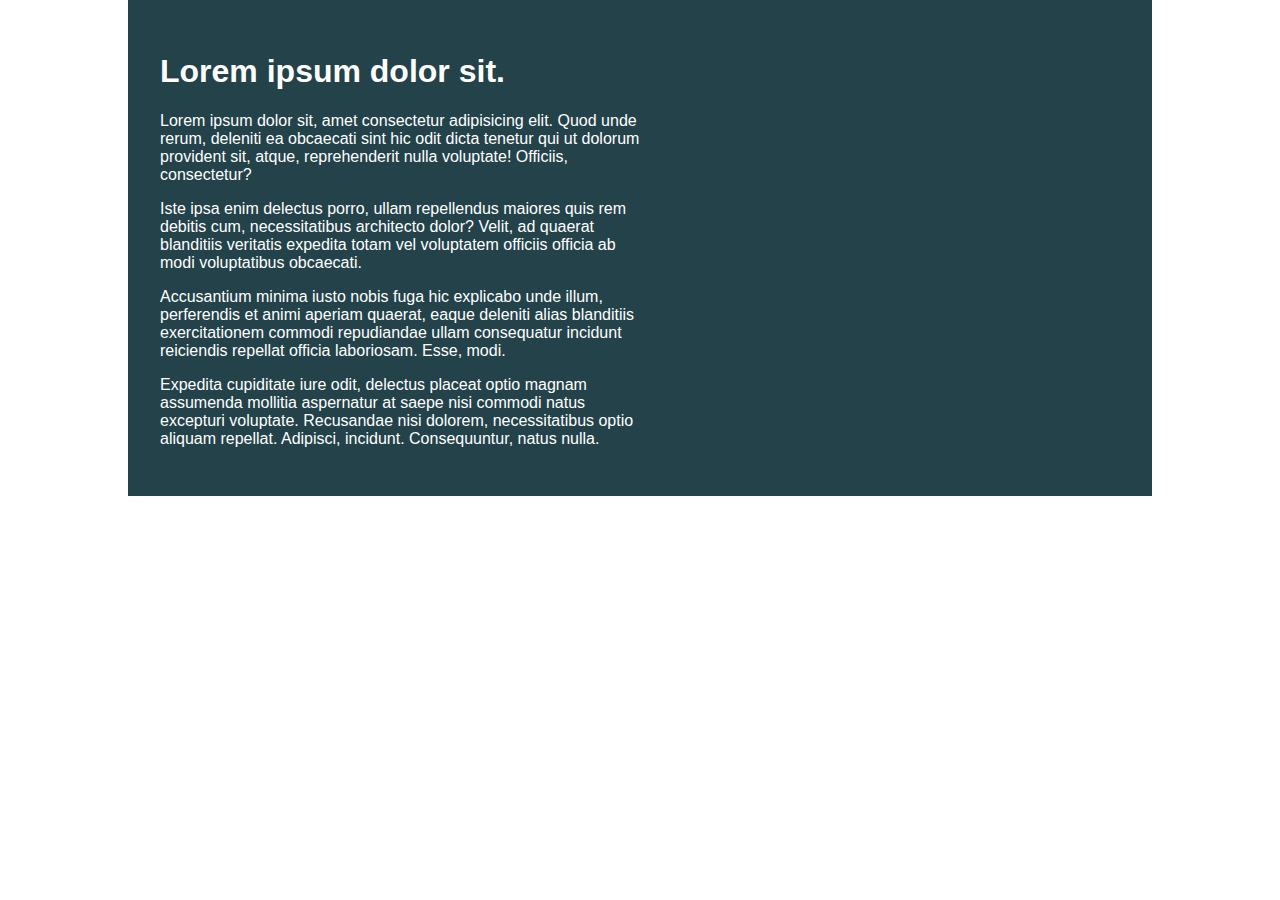
<file: exercise_1/index.html>
<!DOCTYPE html>
<html lang="en">

<head>
	<meta charset="UTF-8">
	<meta name="viewport" content="width=device-width, initial-scale=1.0">
	<title>Exercise 01</title>
	<link rel="stylesheet" href="style.css">
</head>

<body>
	<div class="container">
		<div class="intro-content">
			<h1>Lorem ipsum dolor sit.</h1>
			<p>Lorem ipsum dolor sit, amet consectetur adipisicing elit. Quod unde rerum, deleniti ea obcaecati sint hic
			odit dicta tenetur qui ut dolorum provident sit, atque, reprehenderit nulla voluptate! Officiis,
			consectetur?
			</p>
			<p>Iste ipsa enim delectus porro, ullam repellendus maiores quis rem debitis cum, necessitatibus architecto
			dolor? Velit, ad quaerat blanditiis veritatis expedita totam vel voluptatem officiis officia ab modi
			voluptatibus obcaecati.
			</p>
			<p>Accusantium minima iusto nobis fuga hic explicabo unde illum, perferendis et animi aperiam quaerat, eaque
			deleniti alias blanditiis exercitationem commodi repudiandae ullam consequatur incidunt reiciendis
			repellat officia laboriosam. Esse, modi.
			</p>
			<p>Expedita cupiditate iure odit, delectus placeat optio magnam assumenda mollitia aspernatur at saepe nisi
			commodi natus excepturi voluptate. Recusandae nisi dolorem, necessitatibus optio aliquam repellat.
			Adipisci, incidunt. Consequuntur, natus nulla.
			</p>
		</div>
	</div>
</body>

</html>
</file>
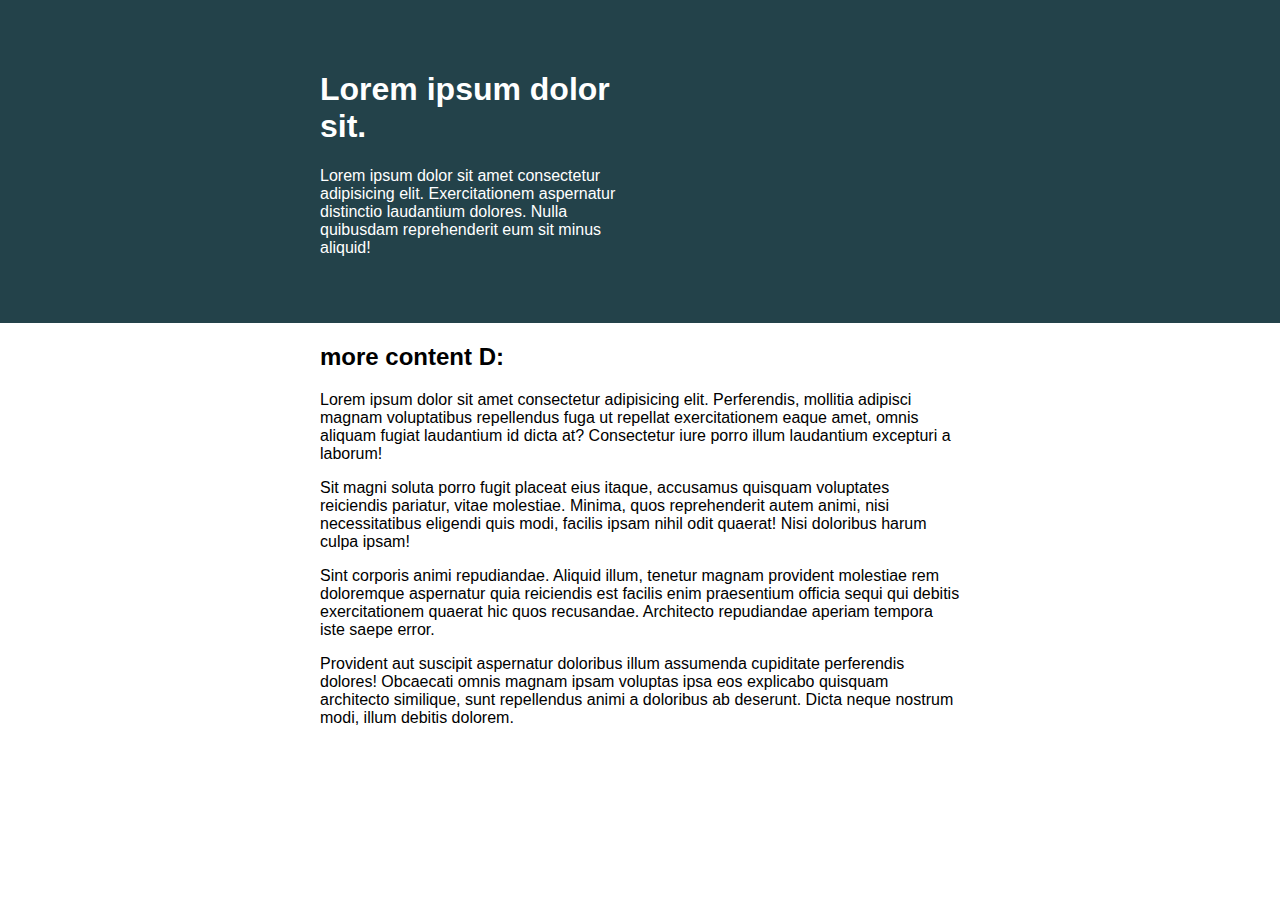
<file: exercise_2/index.html>
<!DOCTYPE html>
<html lang="en">
  <head>
    <meta charset="UTF-8" />
    <meta name="viewport" content="width=device-width, initial-scale=1.0" />
    <title>Exercise 2</title>

    <link rel="stylesheet" href="style.css" />
  </head>
  <body>
		<div class="container">
			<div class="intro-container">
				<div class="intro-content">
					<h1>Lorem ipsum dolor sit.</h1>
					<p>
						Lorem ipsum dolor sit amet consectetur adipisicing elit.
						Exercitationem aspernatur distinctio laudantium dolores. Nulla
						quibusdam reprehenderit eum sit minus aliquid!
					</p>
				</div>
			</div>
		</div>

		<div class="content-container">
			<h2>more content D:</h2>
			<p>
				Lorem ipsum dolor sit amet consectetur adipisicing elit. Perferendis,
				mollitia adipisci magnam voluptatibus repellendus fuga ut repellat
				exercitationem eaque amet, omnis aliquam fugiat laudantium id dicta at?
				Consectetur iure porro illum laudantium excepturi a laborum!
			</p>
			<p>
				Sit magni soluta porro fugit placeat eius itaque, accusamus quisquam
				voluptates reiciendis pariatur, vitae molestiae. Minima, quos
				reprehenderit autem animi, nisi necessitatibus eligendi quis modi, facilis
				ipsam nihil odit quaerat! Nisi doloribus harum culpa ipsam!
			</p>
			<p>
				Sint corporis animi repudiandae. Aliquid illum, tenetur magnam provident
				molestiae rem doloremque aspernatur quia reiciendis est facilis enim
				praesentium officia sequi qui debitis exercitationem quaerat hic quos
				recusandae. Architecto repudiandae aperiam tempora iste saepe error.
			</p>
			<p>
				Provident aut suscipit aspernatur doloribus illum assumenda cupiditate
				perferendis dolores! Obcaecati omnis magnam ipsam voluptas ipsa eos
				explicabo quisquam architecto similique, sunt repellendus animi a
				doloribus ab deserunt. Dicta neque nostrum modi, illum debitis dolorem.
			</p>
		</div>
  </body>
</html>
</file>
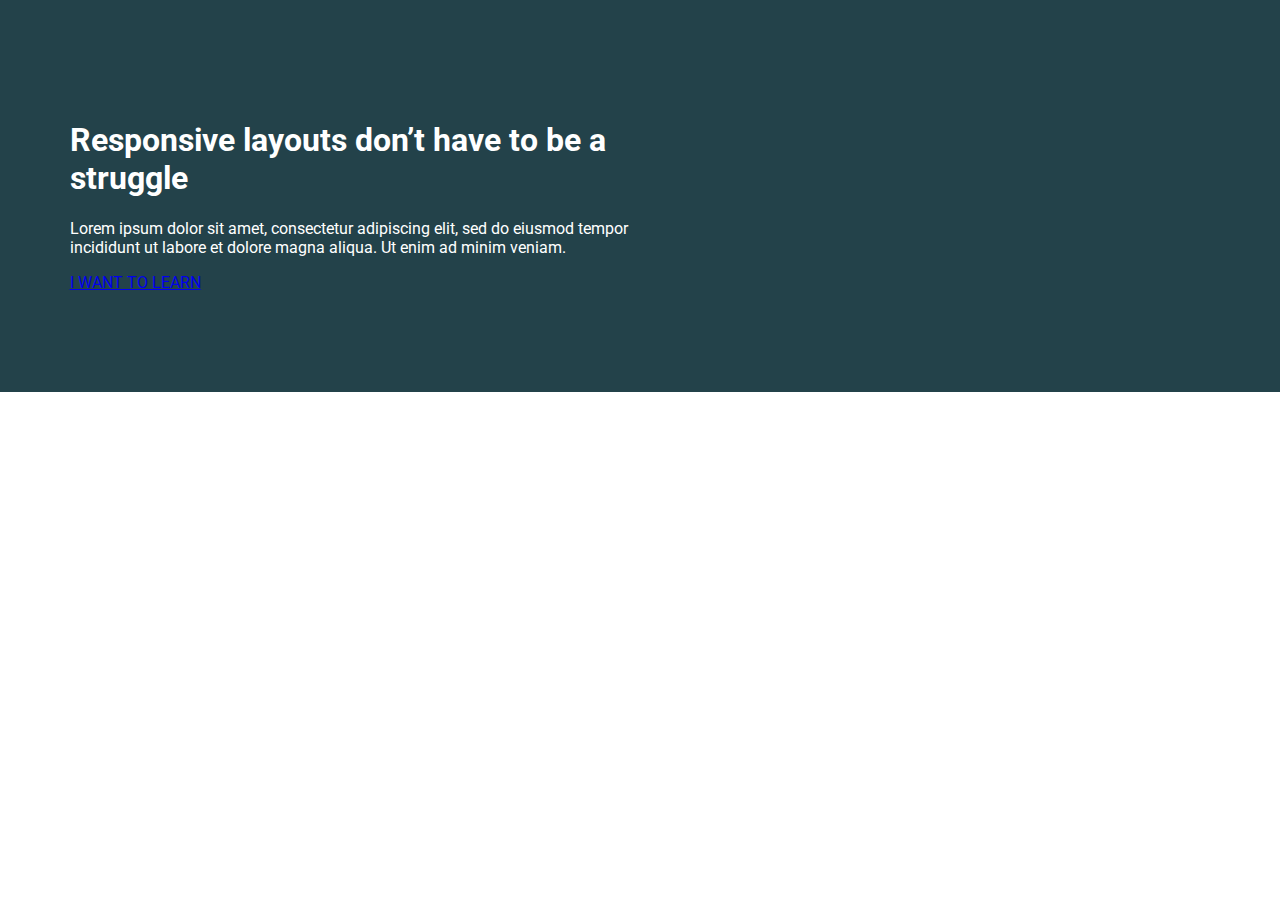
<file: exercise_3/index.html>
<!DOCTYPE html>
<html lang="en">
<head>
  <meta charset="UTF-8">
  <meta name="viewport" content="width=device-width, initial-scale=1.0">
  <link rel="stylesheet" href="./index.css">
  <title>Exercise 03</title>
</head>
<body>
  <div class="container">
    <div class="content">
      <div class="content-text">
        <h1>
          Responsive layouts don’t have to be a struggle
        </h1>
        <p>Lorem ipsum dolor sit amet, consectetur adipiscing elit, sed do eiusmod
          tempor incididunt ut labore et dolore magna aliqua. Ut enim ad minim
          veniam.
        </p>
        <a href="#">I WANT TO LEARN</a>
      </div>
    </div>
  </div>
</body>
</html>
</file>
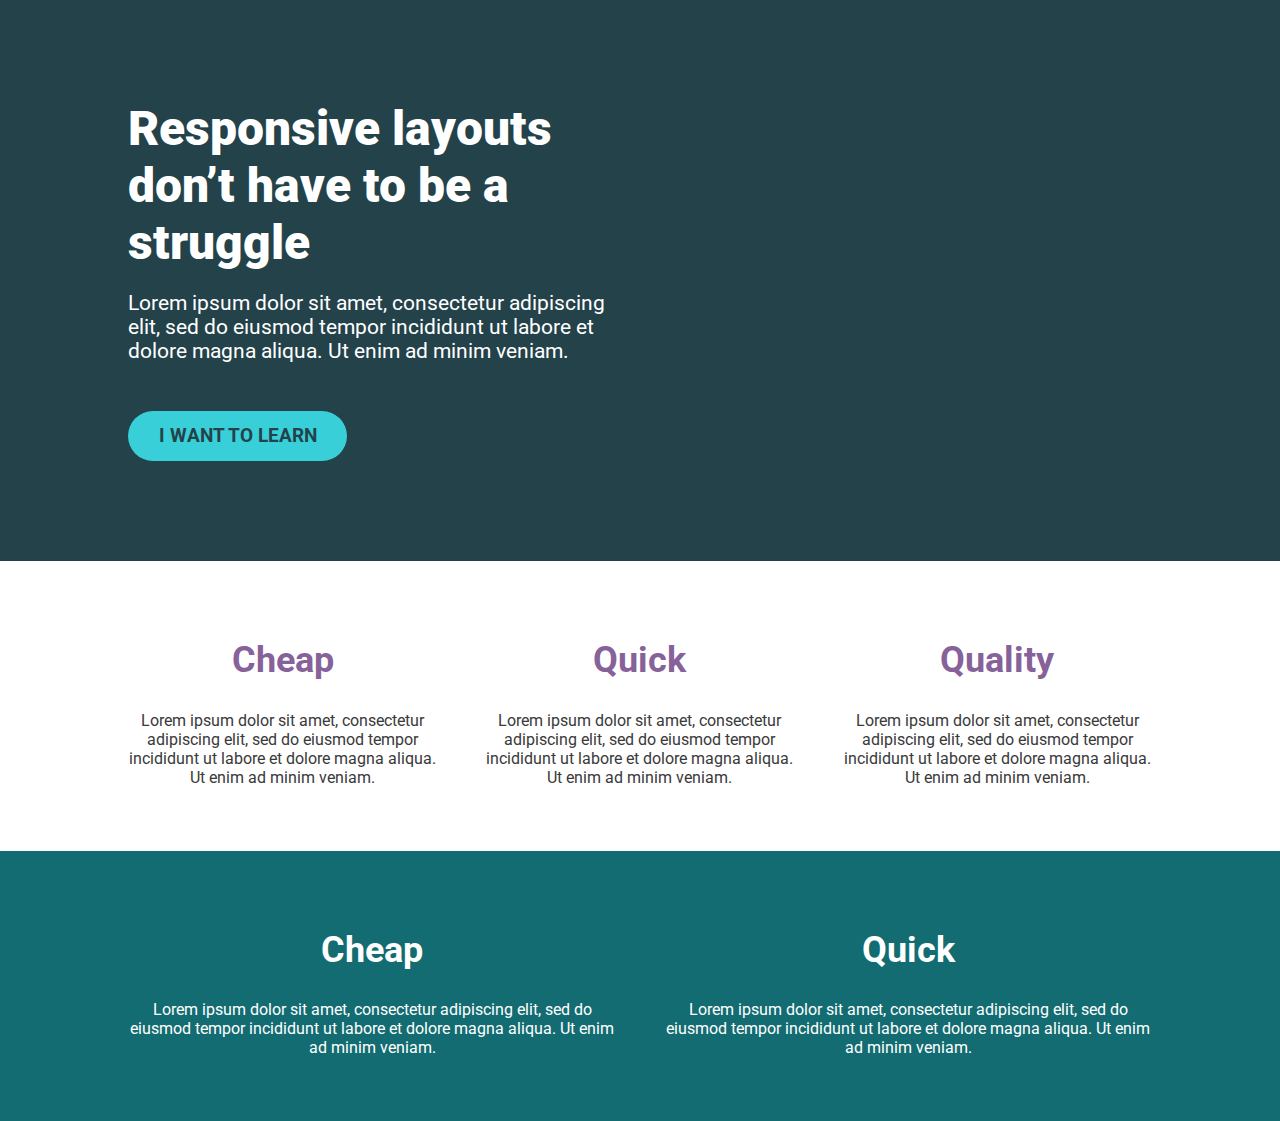
<file: flexbox/exercise_1/index.html>
<!DOCTYPE html>
<html lang="en">
<head>
  <meta charset="UTF-8">
  <meta name="viewport" content="width=device-width, initial-scale=1.0">
  <link rel="stylesheet" href="./index.css">
  <title>Exercise 01</title>
</head>
<body>
  <div class="hero">
    <div class="container">
      <div class="content-text">
        <h1>
          Responsive layouts don’t have to be a struggle
        </h1>
        <p>Lorem ipsum dolor sit amet, consectetur adipiscing elit, sed do eiusmod
          tempor incididunt ut labore et dolore magna aliqua. Ut enim ad minim
          veniam.
        </p>
        <a href="#">I WANT TO LEARN</a>
      </div>
    </div>
  </div>

  <section class="three-col">
    <div class="container">
      <div class="row">
        <div class="col">
          <h2>Cheap</h2>
          <p>
            Lorem ipsum dolor sit amet, consectetur
            adipiscing elit, sed do eiusmod tempor
            incididunt ut labore et dolore magna
            aliqua. Ut enim ad minim veniam.
          </p>
        </div>
        <div class="col">
          <h2>Quick</h2>
          <p>
            Lorem ipsum dolor sit amet, consectetur
            adipiscing elit, sed do eiusmod tempor
            incididunt ut labore et dolore magna
            aliqua. Ut enim ad minim veniam.
          </p>
        </div>
        <div class="col">
          <h2>Quality</h2>
          <p>
            Lorem ipsum dolor sit amet, consectetur
            adipiscing elit, sed do eiusmod tempor
            incididunt ut labore et dolore magna
            aliqua. Ut enim ad minim veniam.
          </p>
        </div>
      </div>
    </div>
  </section>
  
  <section class="two-col">
    <div class="container">
      <div class="row">
        <div class="col">
          <h2>Cheap</h2>
          <p>
            Lorem ipsum dolor sit amet, consectetur
            adipiscing elit, sed do eiusmod tempor
            incididunt ut labore et dolore magna
            aliqua. Ut enim ad minim veniam.
          </p>
        </div>
        <div class="col">
          <h2>Quick</h2>
          <p>
            Lorem ipsum dolor sit amet, consectetur
            adipiscing elit, sed do eiusmod tempor
            incididunt ut labore et dolore magna
            aliqua. Ut enim ad minim veniam.
          </p>
        </div>
      </div>
    </div>
  </section>
</body>
</html>
</file>
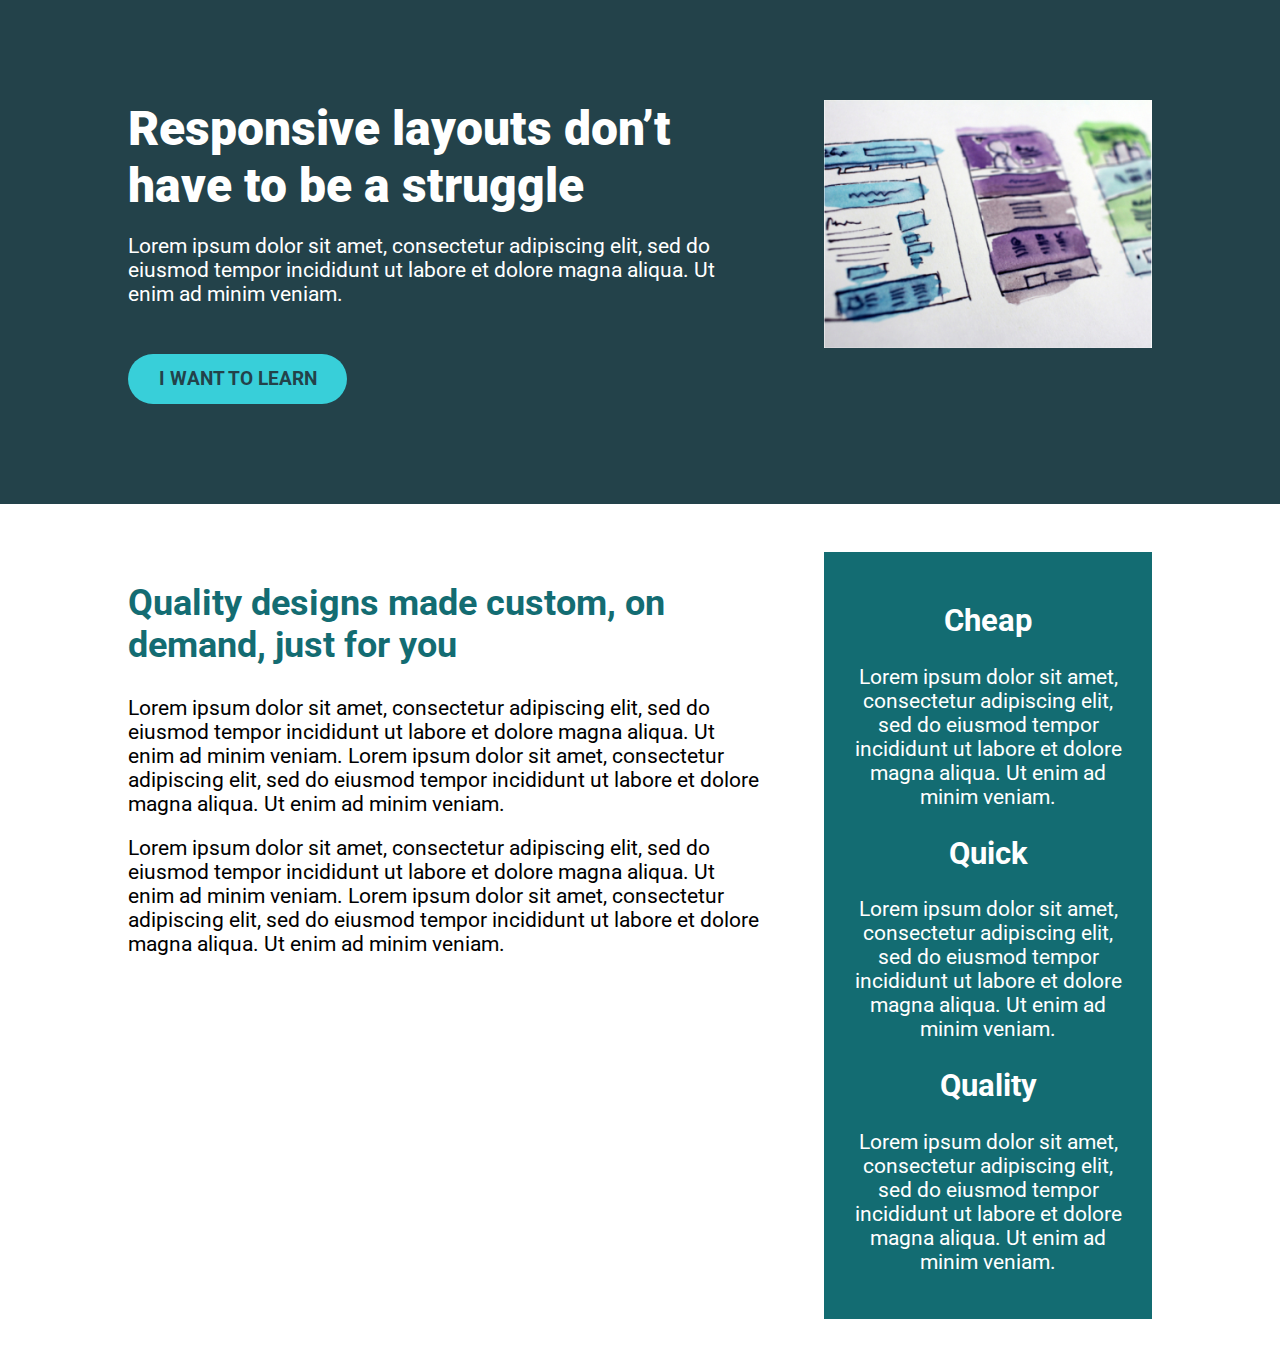
<file: flexbox/exercise_2/index.html>
<!DOCTYPE html>
<html lang="en">
<head>
  <meta charset="UTF-8">
  <meta name="viewport" content="width=device-width, initial-scale=1.0">
  <link rel="stylesheet" href="./index.css">
  <title>Exercise 02</title>
</head>
<body>
  <header class="hero">
    <div class="container flex-row">
      <div class="hero-text">
        <h1>
          Responsive layouts don’t have to be a struggle
        </h1>
        <p>Lorem ipsum dolor sit amet, consectetur adipiscing elit, sed do eiusmod
          tempor incididunt ut labore et dolore magna aliqua. Ut enim ad minim
          veniam.
        </p>
        <a href="#">I WANT TO LEARN</a>
      </div>
      <div class="hero-img">
        <img src="./hero-img.jpg" alt="Website layouts">
      </div>
    </div>
  </header>

  <main class="main">
    <div class="container flex-row">
      <section class="primary-content">
        <h2>
          Quality designs made custom, on demand, just for you
        </h2>
        <p>
          Lorem ipsum dolor sit amet, consectetur adipiscing elit, 
          sed do eiusmod tempor incididunt ut labore et dolore magna 
          aliqua. Ut enim ad minim veniam. Lorem ipsum dolor sit amet, 
          consectetur adipiscing elit, sed do eiusmod tempor incididunt 
          ut labore et dolore magna aliqua. Ut enim ad minim veniam.
        </p>
        <p>
          Lorem ipsum dolor sit amet, consectetur adipiscing elit, 
          sed do eiusmod tempor incididunt ut labore et dolore magna 
          aliqua. Ut enim ad minim veniam. Lorem ipsum dolor sit amet, 
          consectetur adipiscing elit, sed do eiusmod tempor incididunt 
          ut labore et dolore magna aliqua. Ut enim ad minim veniam.
        </p>
      </section>
      <aside class="sidebar">
        <div class="sidebar-item">
          <h2>Cheap</h2>
          <p>
            Lorem ipsum dolor sit amet, consectetur adipiscing elit, 
            sed do eiusmod tempor incididunt ut labore et dolore magna 
            aliqua. Ut enim ad minim veniam.
          </p>
        </div>
        <div class="sidebar-item">
          <h2>Quick</h2>
          <p>
            Lorem ipsum dolor sit amet, consectetur adipiscing elit, 
            sed do eiusmod tempor incididunt ut labore et dolore magna 
            aliqua. Ut enim ad minim veniam.
          </p>
        </div>
        <div class="sidebar-item">
          <h2>Quality</h2>
          <p>
            Lorem ipsum dolor sit amet, consectetur adipiscing elit, 
            sed do eiusmod tempor incididunt ut labore et dolore magna 
            aliqua. Ut enim ad minim veniam.
          </p>
        </div>
      </aside>
    </div>
  </main>
</body>
</html>
</file>
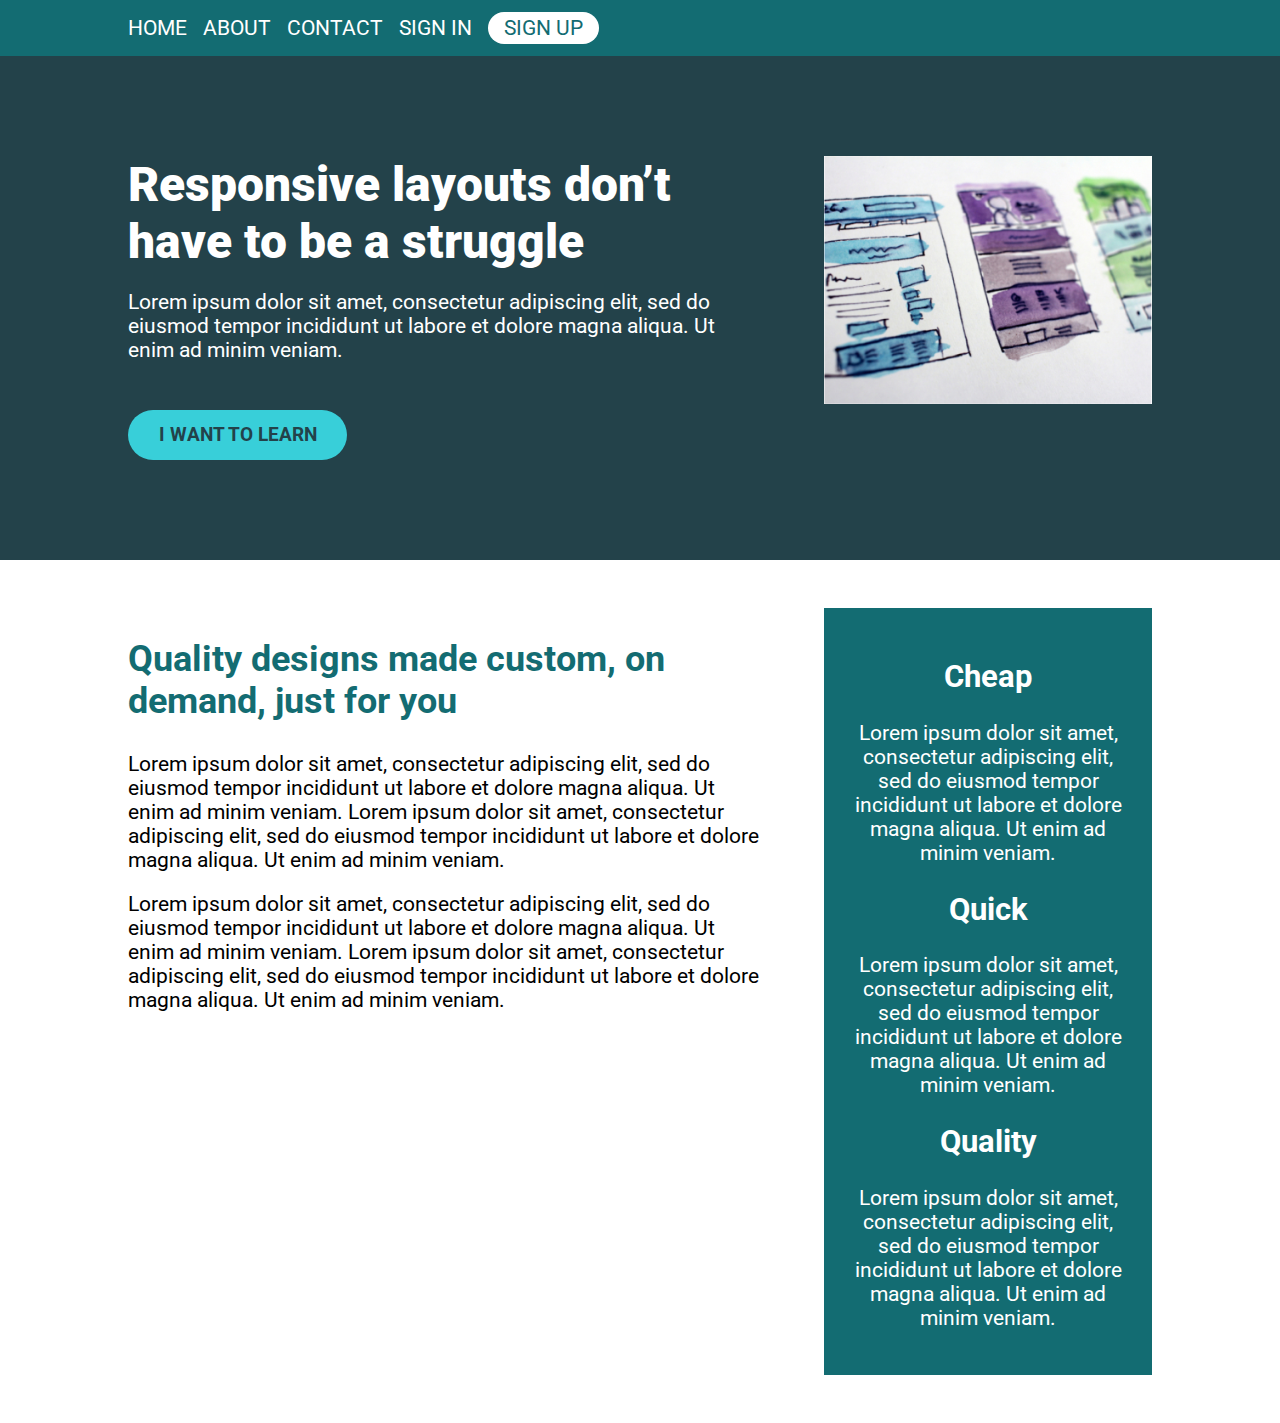
<file: flexbox/exercise_3.5/index.html>
<!DOCTYPE html>
<html lang="en">
<head>
  <meta charset="UTF-8">
  <meta name="viewport" content="width=device-width, initial-scale=1.0">
  <link rel="stylesheet" href="./index.css">
  <title>Exercise 03</title>
</head>
<body>
  <header class="header">
    <div class="container">
      <nav class="nav">
        <ul class="nav-list">
          <li class="nav-item"><a href="#" class="nav-link">Home</a></li>
          <li class="nav-item"><a href="#" class="nav-link">About</a></li>
          <li class="nav-item"><a href="#" class="nav-link">Contact</a></li>
          <li class="nav-item"><a href="#" class="nav-link">Sign In</a></li>
          <li class="nav-item"><a href="#" class="nav-link nav-link-button">Sign Up</a></li>
        </ul>
      </nav>
    </div>
  </header>

  <section class="hero">
    <div class="container flex-row">
      <div class="hero-text">
        <h1>
          Responsive layouts don’t have to be a struggle
        </h1>
        <p>Lorem ipsum dolor sit amet, consectetur adipiscing elit, sed do eiusmod
          tempor incididunt ut labore et dolore magna aliqua. Ut enim ad minim
          veniam.
        </p>
        <a href="#">I WANT TO LEARN</a>
      </div>
      <div class="hero-img">
        <img src="./hero-img.jpg" alt="Website layouts">
      </div>
    </div>

  </section>

  <main class="main">
    <div class="container flex-row">
      <section class="primary-content">
        <h2>
          Quality designs made custom, on demand, just for you
        </h2>
        <p>
          Lorem ipsum dolor sit amet, consectetur adipiscing elit, 
          sed do eiusmod tempor incididunt ut labore et dolore magna 
          aliqua. Ut enim ad minim veniam. Lorem ipsum dolor sit amet, 
          consectetur adipiscing elit, sed do eiusmod tempor incididunt 
          ut labore et dolore magna aliqua. Ut enim ad minim veniam.
        </p>
        <p>
          Lorem ipsum dolor sit amet, consectetur adipiscing elit, 
          sed do eiusmod tempor incididunt ut labore et dolore magna 
          aliqua. Ut enim ad minim veniam. Lorem ipsum dolor sit amet, 
          consectetur adipiscing elit, sed do eiusmod tempor incididunt 
          ut labore et dolore magna aliqua. Ut enim ad minim veniam.
        </p>
      </section>
      <aside class="sidebar">
        <div class="sidebar-item">
          <h2>Cheap</h2>
          <p>
            Lorem ipsum dolor sit amet, consectetur adipiscing elit, 
            sed do eiusmod tempor incididunt ut labore et dolore magna 
            aliqua. Ut enim ad minim veniam.
          </p>
        </div>
        <div class="sidebar-item">
          <h2>Quick</h2>
          <p>
            Lorem ipsum dolor sit amet, consectetur adipiscing elit, 
            sed do eiusmod tempor incididunt ut labore et dolore magna 
            aliqua. Ut enim ad minim veniam.
          </p>
        </div>
        <div class="sidebar-item">
          <h2>Quality</h2>
          <p>
            Lorem ipsum dolor sit amet, consectetur adipiscing elit, 
            sed do eiusmod tempor incididunt ut labore et dolore magna 
            aliqua. Ut enim ad minim veniam.
          </p>
        </div>
      </aside>
    </div>
  </main>
</body>
</html>
</file>
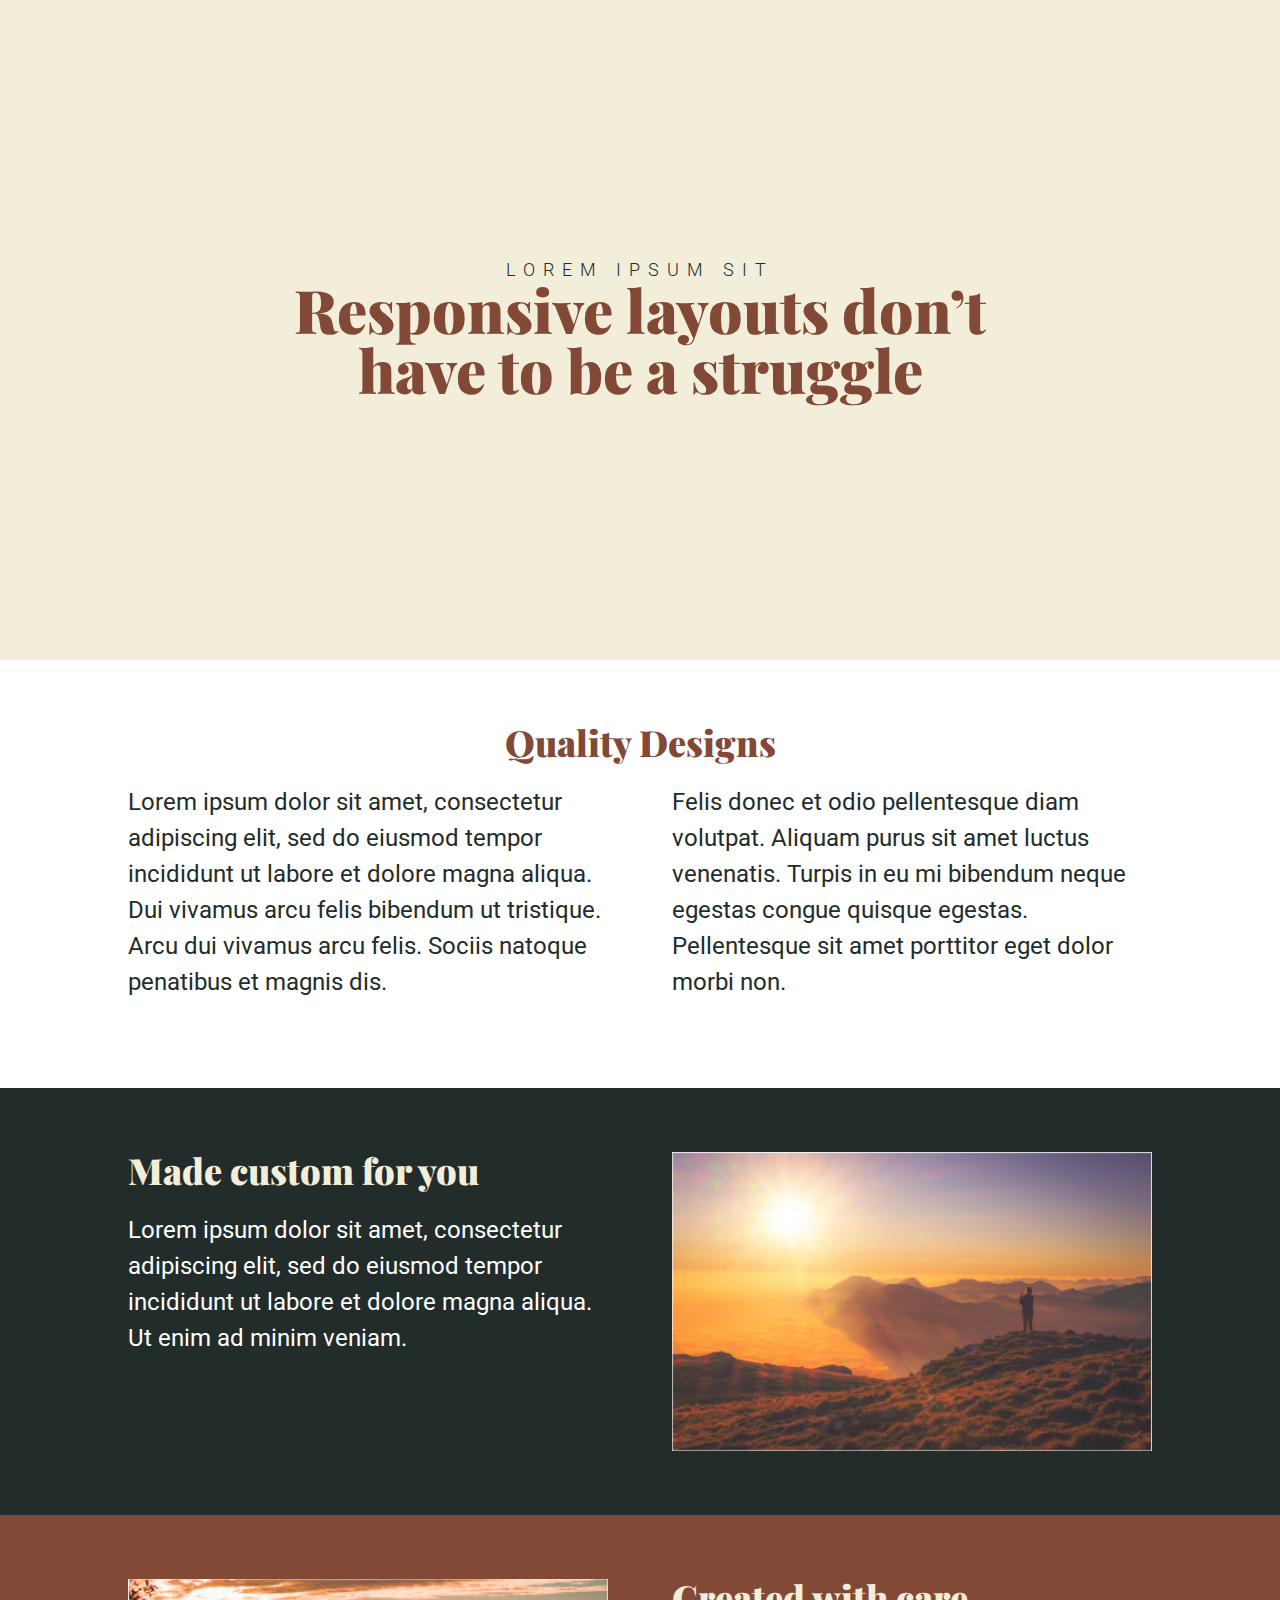
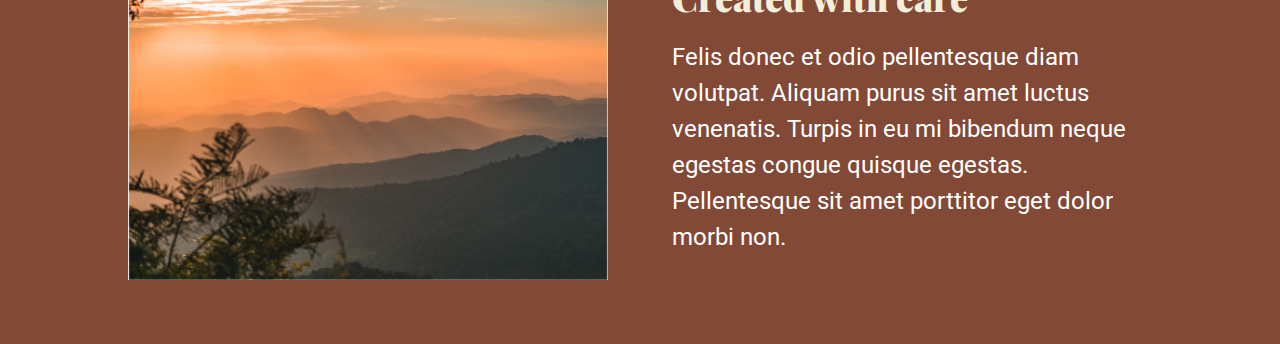
<file: flexbox/exercise_4.5/index.html>
<!DOCTYPE html>
<html lang="en">
<head>
  <meta charset="UTF-8">
  <meta name="viewport" content="width=device-width, initial-scale=1.0">
  <link rel="stylesheet" href="index.css">
  <title>Exercise 04.05</title>
</head>
<body>
  <section class="hero">
    <div class="hero-container">
      <div class="hero-text">
        <h2>lorem ipsum sit</h2>
        <h1>Responsive layouts don’t</br> have to be a struggle</h1>
      </div>
    </div>
  </section>

  <section class="designs">
    <div class="container">
      <h3>Quality Designs</h3>
      <div class="flex-row">
        <div class="designs-item">
          <p>
            Lorem ipsum dolor sit amet, consectetur adipiscing elit,
            sed do eiusmod tempor incididunt ut labore et dolore
            magna aliqua. Dui vivamus arcu felis bibendum ut
            tristique. Arcu dui vivamus arcu felis. Sociis natoque
            penatibus et magnis dis.
          </p>
        </div>
        <div class="designs-item">
          <p>
            Felis donec et odio pellentesque diam volutpat. Aliquam
            purus sit amet luctus venenatis. Turpis in eu mi
            bibendum neque egestas congue quisque egestas.
            Pellentesque sit amet porttitor eget dolor morbi non.
          </p>
        </div>
      </div>
    </div>
  </section>

  <section class="product product-first">
    <div class="container">
      <div class="flex-row">
        <div class="product-text">
          <h3>Made custom for you</h3>
          <p>
            Lorem ipsum dolor sit amet, consectetur adipiscing elit,
            sed do eiusmod tempor incididunt ut labore et dolore
            magna aliqua. Ut enim ad minim veniam.
          </p>
        </div>
        <div class="product-img">
          <img src="image-01.jpg" alt="">
        </div>
      </div>
    </div>
  </section>

  <section class="product product-second">
    <div class="container">
      <div class="flex-row">
        <div class="product-img">
          <img src="image-02.jpg" alt="">
        </div>
        <div class="product-text">
          <h3>Created with care</h3>
          <p>
            Felis donec et odio pellentesque diam volutpat. Aliquam
            purus sit amet luctus venenatis. Turpis in eu mi
            bibendum neque egestas congue quisque egestas.
            Pellentesque sit amet porttitor eget dolor morbi non.
          </p>
        </div>
      </div>
    </div>
  </section>
</body>
</html>
</file>
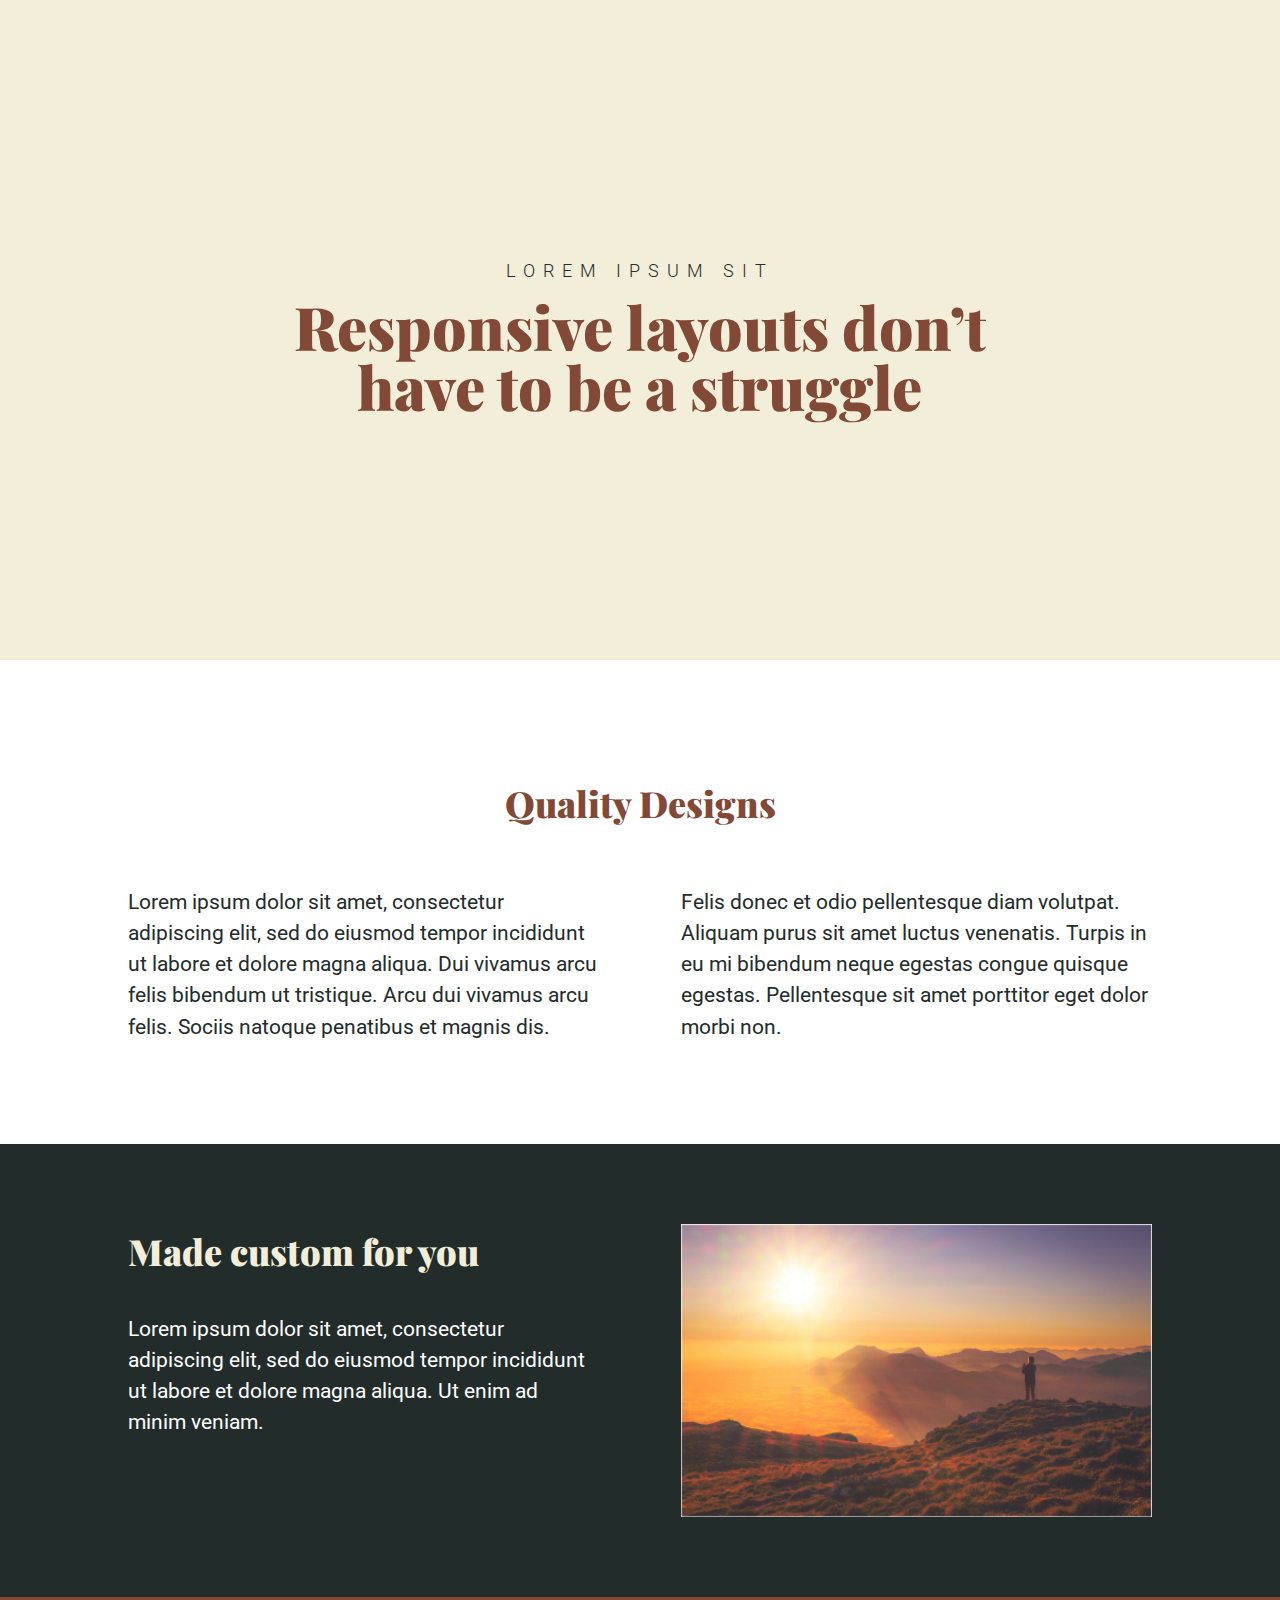
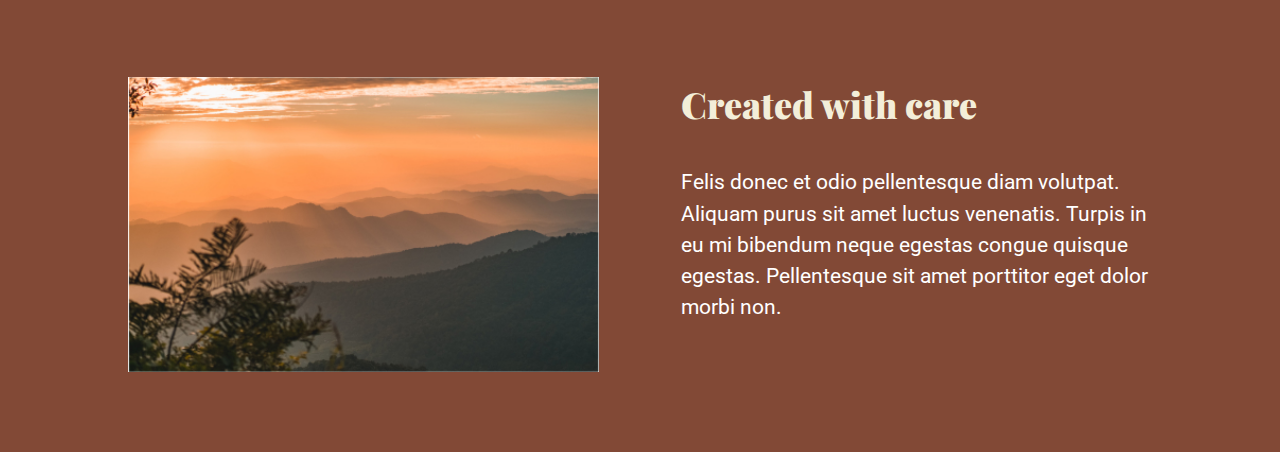
<file: flexbox/exercise_4/index.html>
<!DOCTYPE html>
<html lang="en">
<head>
  <meta charset="UTF-8">
  <meta name="viewport" content="width=device-width, initial-scale=1.0">
  <link rel="stylesheet" href="index.css">
  <title>Exercise 04</title>
</head>
<body>
  <section class="hero">
    <div class="container">
      <div class="hero-text">
        <h1>lorem ipsum sit</h1>
        <h2>Responsive layouts don’t have to be a struggle</h2>
      </div>
    </div>
  </section>

  <section class="designs">
    <div class="container">
      <h3>Quality Designs</h3>
      <div class="flex-row">
        <div class="designs-item">
          <p>
            Lorem ipsum dolor sit amet, consectetur adipiscing elit,
            sed do eiusmod tempor incididunt ut labore et dolore
            magna aliqua. Dui vivamus arcu felis bibendum ut
            tristique. Arcu dui vivamus arcu felis. Sociis natoque
            penatibus et magnis dis.
          </p>
        </div>
        <div class="designs-item">
          <p>
            Felis donec et odio pellentesque diam volutpat. Aliquam
            purus sit amet luctus venenatis. Turpis in eu mi
            bibendum neque egestas congue quisque egestas.
            Pellentesque sit amet porttitor eget dolor morbi non.
          </p>
        </div>
      </div>
    </div>
  </section>

  <section class="product product-first">
    <div class="container">
      <div class="flex-row">
        <div class="product-text">
          <h3>Made custom for you</h3>
          <p>
            Lorem ipsum dolor sit amet, consectetur adipiscing elit,
            sed do eiusmod tempor incididunt ut labore et dolore
            magna aliqua. Ut enim ad minim veniam.
          </p>
        </div>
        <div class="product-img">
          <img src="image-01.jpg" alt="">
        </div>
      </div>
    </div>
  </section>

  <section class="product product-second">
    <div class="container">
      <div class="flex-row">
        <div class="product-img">
          <img src="image-02.jpg" alt="">
        </div>
        <div class="product-text">
          <h3>Created with care</h3>
          <p>
            Felis donec et odio pellentesque diam volutpat. Aliquam
            purus sit amet luctus venenatis. Turpis in eu mi
            bibendum neque egestas congue quisque egestas.
            Pellentesque sit amet porttitor eget dolor morbi non.
          </p>
        </div>
      </div>
    </div>
  </section>
</body>
</html>
</file>
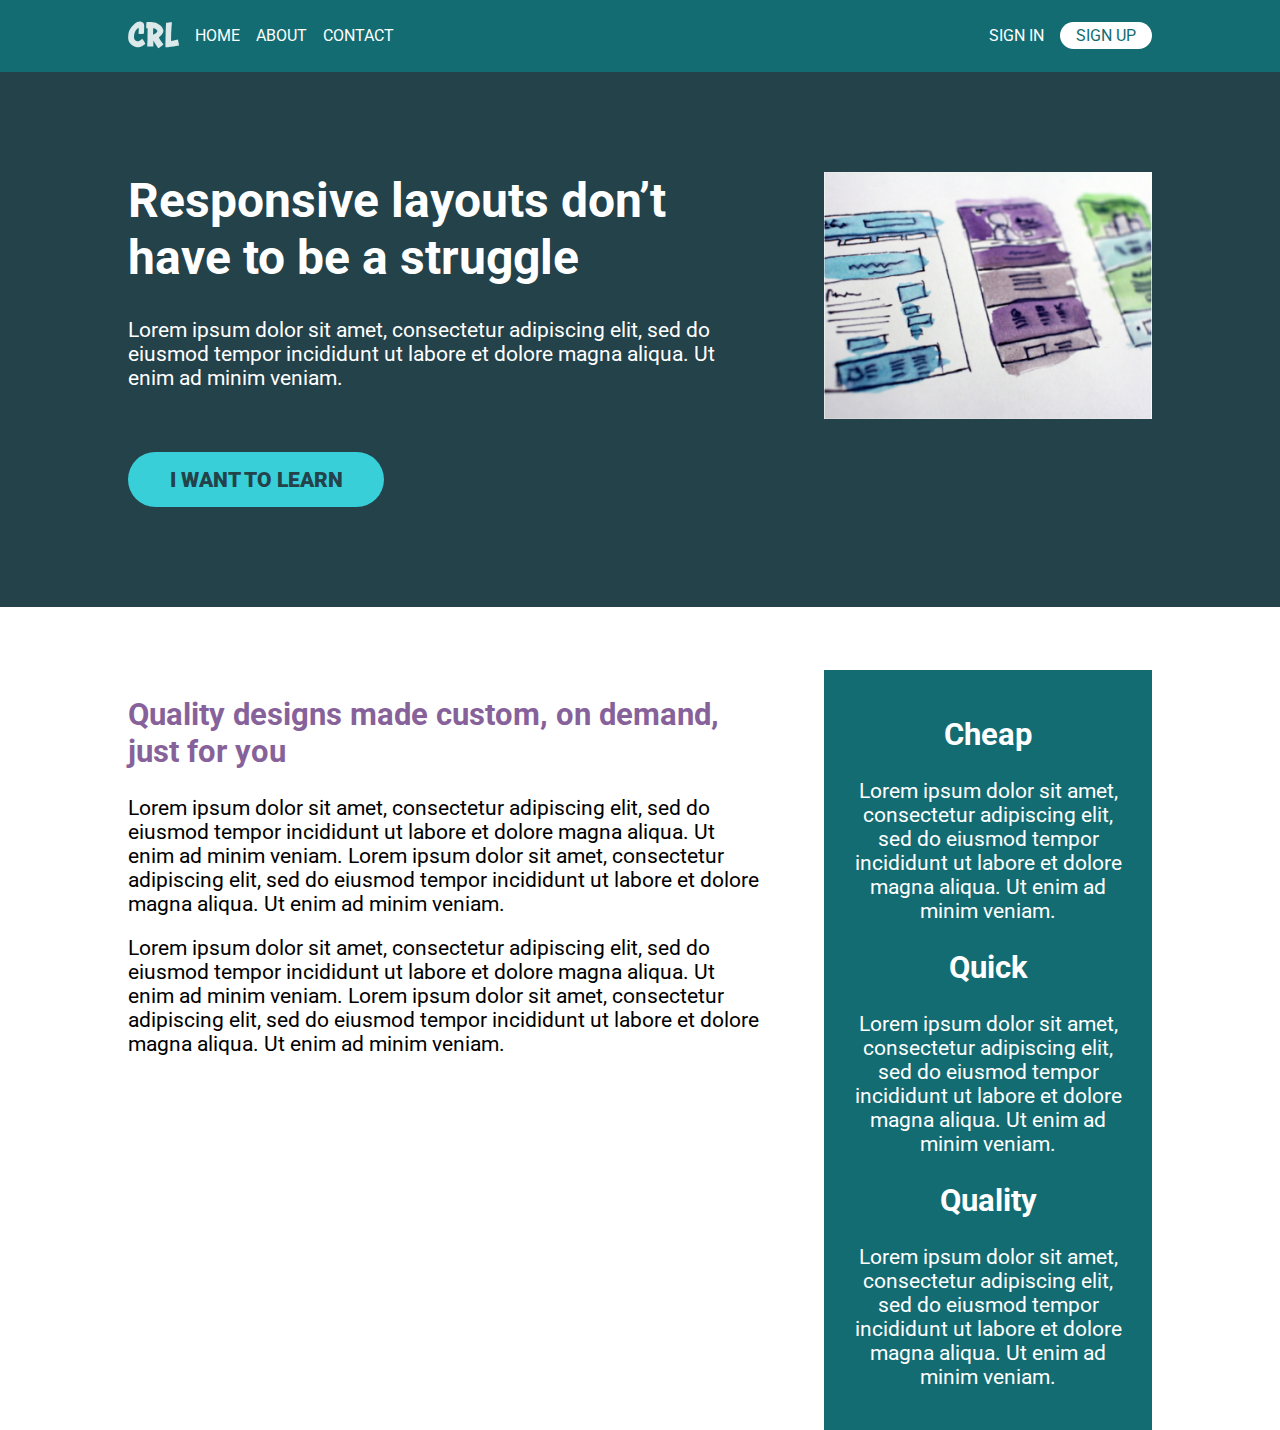
<file: flexbox/exercise_5/index.html>
<!DOCTYPE html>
<html lang="en">
  <head>
    <meta charset="UTF-8" />
    <meta name="viewport" content="width=device-width, initial-scale=1.0" />
    <title>Exercise 05</title>
    <link
      href="https://fonts.googleapis.com/css2?family=Roboto:wght@400;900&display=swap"
      rel="stylesheet"
    />
    <link rel="stylesheet" href="style.css" />
  </head>
  <body>
    <header>
      <div class="container row">
        <button class="nav-toggle" aria-label="open navigation">
          <span class="hamburger"></span>
        </button>
        <a class="logo" href="#">
          <img src="img/logo.svg" alt="conquering responsive layouts" />
        </a>
        <nav class="nav">
          <ul class="nav__list nav__list--primary">
            <li class="nav__item"><a href="#" class="nav__link">Home</a></li>
            <li class="nav__item"><a href="#" class="nav__link">About</a></li>
            <li class="nav__item"><a href="#" class="nav__link">Contact</a></li>
          </ul>
          <ul class="nav__list nav__list--secondary">
            <li class="nav__item"><a href="#" class="nav__link">Sign In</a></li>
            <li class="nav__item">
              <a href="#" class="nav__link nav__link--button">Sign up</a>
            </li>
          </ul>
        </nav>
      </div>
    </header>

    <section class="hero">
      <div class="container row">
        <div class="hero__text">
          <h1>Responsive layouts don’t have to be a struggle</h1>
          <p>
            Lorem ipsum dolor sit amet, consectetur adipiscing elit, sed do
            eiusmod tempor incididunt ut labore et dolore magna aliqua. Ut enim
            ad minim veniam.
          </p>
          <a href="#" class="btn">I want to learn</a>
        </div>
        <img
          src="img/hero-img.jpg"
          alt="UX design sketches"
          class="hero__img"
        />
      </div>
    </section>

    <main class="main container row">
      <section class="primary-content">
        <h2 class="section-title">
          Quality designs made custom, on demand, just for you
        </h2>
        <p>
          Lorem ipsum dolor sit amet, consectetur adipiscing elit, sed do
          eiusmod tempor incididunt ut labore et dolore magna aliqua. Ut enim ad
          minim veniam. Lorem ipsum dolor sit amet, consectetur adipiscing elit,
          sed do eiusmod tempor incididunt ut labore et dolore magna aliqua. Ut
          enim ad minim veniam.
        </p>
        <p>
          Lorem ipsum dolor sit amet, consectetur adipiscing elit, sed do
          eiusmod tempor incididunt ut labore et dolore magna aliqua. Ut enim ad
          minim veniam. Lorem ipsum dolor sit amet, consectetur adipiscing elit,
          sed do eiusmod tempor incididunt ut labore et dolore magna aliqua. Ut
          enim ad minim veniam.
        </p>
      </section>
      <aside class="sidebar">
        <h2 class="sidebar-title">Cheap</h2>
        <p>
          Lorem ipsum dolor sit amet, consectetur adipiscing elit, sed do
          eiusmod tempor incididunt ut labore et dolore magna aliqua. Ut enim ad
          minim veniam.
        </p>

        <h2 class="sidebar-title">Quick</h2>
        <p>
          Lorem ipsum dolor sit amet, consectetur adipiscing elit, sed do
          eiusmod tempor incididunt ut labore et dolore magna aliqua. Ut enim ad
          minim veniam.
        </p>

        <h2 class="sidebar-title">Quality</h2>
        <p>
          Lorem ipsum dolor sit amet, consectetur adipiscing elit, sed do
          eiusmod tempor incididunt ut labore et dolore magna aliqua. Ut enim ad
          minim veniam.
        </p>
      </aside>
    </main>

    <script src="main.js"></script>
  </body>
</html>
</file>
<file: exercise_1/style.css>
/* INSTRUCTIONS
 *
 * 1) Limit the total width of
 *    the .intro-conent to about half
 *    of it's parent
 *
 * 2) Stop the text from overflowing
 *    out the bottom at small screen
 *    widths
 *
 * You may modify the HTML if needed
 *
 */

* {
  box-sizing: border-box;
}

body {
  margin: 0;
  font-family: sans-serif;
}

.container {
  background: #23424a;
  color: white;

  width: 80%;
  margin: 0 auto;

  padding: 2em;
}

.intro-content {
  max-width: 50%;
}
</file>
<file: exercise_2/style.css>
/* INSTRUCTIONS
 *
 * 1) Keep the text inside .intro-content
 *    in the same place, but have the background
 *    extend from one side of the viewport
 *    to the other, no matter how wide or narrow
 *    the browser is.
 *
 * 2) Limit the maximum width of the text in the
 *    bottom area.
 *
 * You may modify the HTML if needed
 * (you probably should for this challenge)
 *
 */

* {
  box-sizing: border-box;
}

body {
  margin: 0;
  font-family: sans-serif;
}

.container {
  background: #23424a;
  color: white;
  padding: 50px 0;
}

.intro-container {
  max-width: 50%;
  margin: 0 auto;
}

.intro-content {
  max-width: 50%;
}

.content-container {
  margin: 0 auto;
  max-width: 50%;
}
</file>
<file: exercise_3/index.css>
@import url('https://fonts.googleapis.com/css2?family=Roboto:ital,wght@0,100;0,300;0,400;0,500;0,700;0,900;1,100;1,300;1,400;1,500;1,700;1,900&display=swap');

* {
  box-sizing: border-box;
}

body {
  margin: 0;
  font-family: 'Roboto', sans-serif;
}

.container {
  background: #23424a;
  color: white;
  padding: 6.25rem 4.35rem;
}

.content {
  max-width: 50%;
}

#content-header {
  font-size: 3rem;
  font-weight: 900;
  margin: 0;
}

#content-body {
  font-size: 1.3rem;
  font-weight: 400;
  margin-top: 1.25rem;
  margin-bottom: 4.4rem;
}

#content-link {
  text-decoration: none;
  color: #23424a;
  background-color: #38CFD9;
  font-size: 1.2rem;
  font-weight: bold;
  padding: 0.7em 1.6em;
  border-radius: 5rem;
  white-space: nowrap;
}
</file>
<file: flexbox/exercise_1/index.css>
@import url('https://fonts.googleapis.com/css2?family=Roboto:ital,wght@0,100;0,300;0,400;0,500;0,700;0,900;1,100;1,300;1,400;1,500;1,700;1,900&display=swap');

* {
  box-sizing: border-box;
}

body {
  margin: 0;
  font-family: 'Roboto', sans-serif;
}

.hero {
  background: #23424A;
  color: white;
  padding: 6.25rem 0;
}

.container {
  width: 80%;
  max-width: 85rem;
  margin: 0 auto;
}

.content-text {
  width: 50%;
}

.content-text h1 {
  font-size: 3rem;
  font-weight: 900;
  margin: 0 0 1.25rem;
}

.content-text p {
  font-size: 1.3rem;
  font-weight: 400;
  margin: 0 0 3rem;
}

.content-text a {
  display: inline-block;
  text-decoration: none;
  color: #23424a;
  background-color: #38CFD9;
  font-size: 1.2rem;
  font-weight: bold;
  padding: 0.7em 1.6em;
  border-radius: 5rem;
  white-space: nowrap;
}

.content-text a:focus,
.content-text a:hover {
  opacity: 0.75;
}

.two-col .row,
.three-col .row {
  display: flex;
  gap: 3rem;
}

.two-col .col,
.three-col {
  width: 100%;
  text-align: center;
}

.col h2 {
  font-size: 2.25rem;
}

.three-col,
.two-col {
  padding: 3rem 0;
}

.three-col h2 {
  color: #87629A;
}

.three-col p {
  color: #3A3A3A;
}

.two-col {
  background-color: #136C72;
  color: white;
}
</file>
<file: flexbox/exercise_2/index.css>
@import url('https://fonts.googleapis.com/css2?family=Roboto:ital,wght@0,100;0,300;0,400;0,500;0,700;0,900;1,100;1,300;1,400;1,500;1,700;1,900&display=swap');

* {
  box-sizing: border-box;
}

body {
  margin: 0;
  font-family: 'Roboto', sans-serif;
  font-size: 1.3rem;
}

img {
  max-width: 100%;
}

.hero {
  background: #23424A;
  color: white;
  padding: 6.25rem 0;
}

.container {
  width: 80%;
  max-width: 1100px;
  margin: 0 auto;
}

.hero-text {
  width: 62%;
}

.hero-text h1 {
  font-size: 3rem;
  font-weight: 900;
  margin: 0 0 1.25rem;
}

.hero-text p {
  font-weight: 400;
  margin: 0 0 3rem;
}

.hero-text a {
  display: inline-block;
  text-decoration: none;
  color: #23424a;
  background-color: #38CFD9;
  font-size: 1.2rem;
  font-weight: bold;
  padding: 0.7em 1.6em;
  border-radius: 5rem;
  white-space: nowrap;
}

.hero-text a:focus,
.hero-text a:hover {
  opacity: 0.75;
}

.hero-img {
  width: 32%;
}

.flex-row {
  display: flex;
  justify-content: space-between;
}

.main {
  padding: 3rem 0;
}

.primary-content {
  width: 62%;
}

.primary-content h2 {
  font-size: 2.25rem;
  color: #136C72;
}

.sidebar {
  width: 32%;
  padding: 1.5rem;
  background: #136C72;
  color: white;
  text-align: center;
}
</file>
<file: flexbox/exercise_3.5/index.css>
@import url('https://fonts.googleapis.com/css2?family=Roboto:ital,wght@0,100;0,300;0,400;0,500;0,700;0,900;1,100;1,300;1,400;1,500;1,700;1,900&display=swap');

* {
  box-sizing: border-box;
}

body {
  margin: 0;
  font-family: 'Roboto', sans-serif;
  font-size: 1.3rem;
}

img {
  display: block;
  width: 100%;
  max-width: 100%;
}

.hero {
  background: #23424A;
  color: white;
  padding: 6.25rem 0;
}

.container {
  width: 80%;
  max-width: 1100px;
  margin: 0 auto;
}

.hero-text {
  width: 62%;
}

.hero-text h1 {
  font-size: 3rem;
  font-weight: 900;
  margin: 0 0 1.25rem;
}

.hero-text p {
  font-weight: 400;
  margin: 0 0 3rem;
}

.hero-text a {
  display: inline-block;
  text-decoration: none;
  color: #23424a;
  background-color: #38CFD9;
  font-size: 1.2rem;
  font-weight: bold;
  padding: 0.7em 1.6em;
  border-radius: 5rem;
  white-space: nowrap;
}

.hero-text a:focus,
.hero-text a:hover {
  opacity: 0.75;
}

.hero-img {
  width: 32%;
}

.flex-row {
  display: flex;
  justify-content: space-between;
}

.main {
  padding: 3rem 0;
}

.primary-content {
  width: 62%;
}

.primary-content h2 {
  font-size: 2.25rem;
  color: #136C72;
}

.sidebar {
  width: 32%;
  padding: 1.5rem;
  background: #136C72;
  color: white;
  text-align: center;
}

.header {
  background: #136C72;
  padding: 1rem 0;
}

.nav-list {
  margin: 0;
  padding: 0;
  list-style: none;
  display: flex;
  gap: 1rem;
}

.nav-link {
  color: white;
  text-decoration: none;
  text-transform: uppercase;
}

.nav-link-button {
  color: #136C72;
  background: white;
  border-radius: 5rem;
  padding: 0.25rem 1rem;
}

.nav-link-button:hover {
  opacity: 0.75;
}

@media (max-width: 600px) {
  .flex-row {
    flex-direction: column;
    gap: 3rem;
  }

  .hero-text,
  .hero-img,
  .primary-content,
  .sidebar {
    width: 100%;
  }

  .hero {
    padding: 3rem 0;
  }

  .primary-content h2,
  .hero-text h1 {
    margin-top: 0;
    text-align: center;
  }
}
</file>
<file: flexbox/exercise_4.5/index.css>
@import url('https://fonts.googleapis.com/css2?family=Roboto:ital,wght@0,100;0,300;0,400;0,500;0,700;0,900;1,100;1,300;1,400;1,500;1,700;1,900&display=swap');
@import url('https://fonts.googleapis.com/css2?family=Playfair+Display:ital,wght@0,400..900;1,400..900&display=swap');

* {
  box-sizing: border-box;
}

body {
  margin: 0;
  font-family: 'Roboto', sans-serif;
  font-size: clamp(1rem, 0.802rem + 0.9901vw, 1.5rem);
  line-height: 1.5;
}

img {
  display: block;
  max-width: 100%;
  width: 100%;
}

h1,
h2,
h3 {
  margin: 0;
  line-height: 1;
}

.container {
  width: min(80%, 1128px);
  margin: 0 auto;
}

.hero-container {
  width: min(90%, 1128px);
  margin: 0 auto;
}

.hero {
  background: #F3EED9;
  min-height: 660px;
  display: flex;
  align-items: center;
}

.hero-text {
  text-align: center;
  margin: 0 auto;
}

.hero-text h2 {
  font-size: clamp(0.8rem, 0.6713rem + 0.6436vw, 1.125rem);
  font-weight: 300;
  text-transform: uppercase;
  letter-spacing: 0.5rem;
  color: #222C2A;
}

.hero-text h1 {
  font-size: clamp(1.5rem, 0.6089rem + 4.4554vw, 3.75rem);
  font-family: "Playfair Display", sans-serif;
  font-weight: 900;
  color: #824936;
}

.designs,
.product {
  padding: 4rem 0;
}

.designs h3 {
  text-align: center;
  font-family: "Playfair Display", sans-serif;
  font-weight: 900;
  font-size: clamp(1.5rem, 1.203rem + 1.4851vw, 2.25rem);
  color: #824936;
}

.designs p {
  color: #222C2A;
}

.designs-item,
.product-text,
.product-img {
  flex: 1;
}

.flex-row {
  display: flex;
  gap: 4rem;
}

.product-first {
  background: #222C2A;
}

.product-second {
  background: #824936;
}

.product-text h3 {
  font-family: "Playfair Display", sans-serif;
  font-weight: 900;
  font-size: clamp(1.5rem, 1.203rem + 1.4851vw, 2.25rem);
  color: #F3EED9;
}

.product-text p {
  color: white;
}

@media (max-width: 800px) {
  h1, h2, h3 {
    line-height: 1.1;
  }

  h3 {
    text-align: center;
  }

  .product-second h3 {
    margin-top: 1.3rem;
  }

  .flex-row {
    flex-direction: column;
    gap: 0;
  }

}
</file>
<file: flexbox/exercise_4/index.css>
@import url('https://fonts.googleapis.com/css2?family=Roboto:ital,wght@0,100;0,300;0,400;0,500;0,700;0,900;1,100;1,300;1,400;1,500;1,700;1,900&display=swap');
@import url('https://fonts.googleapis.com/css2?family=Playfair+Display:ital,wght@0,400..900;1,400..900&display=swap');

* {
  box-sizing: border-box;
}

body {
  margin: 0;
  font-family: 'Roboto', sans-serif;
  font-size: 1.3rem;
  line-height: 1.5;
}

img {
  display: block;
  max-width: 100%;
  width: 100%;
}

.container {
  width: 80%;
  max-width: 1128px;
  margin: 0 auto;
}

.hero {
  background: #F3EED9;
  min-height: 660px;
  display: flex;
  align-items: center;
}

.hero-text {
  text-align: center;
  width: 70%;
  margin: 0 auto;
}

.hero-text h1 {
  font-size: 1.125rem;
  font-weight: 300;
  text-transform: uppercase;
  letter-spacing: 0.5rem;
  color: #222C2A;
}

.hero-text h2 {
  font-size: 3.75rem;
  font-family: "Playfair Display", sans-serif;
  font-weight: 900;
  line-height: 1;
  color: #824936;
  margin: 0;
}

.designs,
.product {
  padding: 5rem 0;
}

.designs h3 {
  text-align: center;
  font-family: "Playfair Display", sans-serif;
  font-weight: 900;
  font-size: 2.25rem;
  color: #824936;
}

.designs p {
  color: #222C2A;
}

.designs-item,
.product-text,
.product-img {
  width: 46%;
}

.flex-row {
  display: flex;
  justify-content: space-between;
}

.product-first {
  background: #222C2A;
}

.product-second {
  background: #824936;
}

.product-text h3 {
  font-family: "Playfair Display", sans-serif;
  font-weight: 900;
  font-size: 2.25rem;
  color: #F3EED9;
  margin-top: 0;
}

.product-text p {
  color: white;
}
</file>
<file: flexbox/exercise_5/style.css>
/* Challenge

   Make the navigation layout work
   on both mobile and large screens.

   Mobile-first, so mobile styles first,
   then add the large screen styles
   inside the existing media query

*/

*,
*::before,
*::after {
  box-sizing: border-box;
}

body {
  margin: 0;
  font-family: "Roboto", sans-serif;
  font-size: 1.3rem;
}

img {
  max-width: 100%;
}

h1 {
  font-size: 3rem;
  margin-top: 0;
}

.section-title {
  color: #87629a;
}

.btn {
  display: inline-block;
  text-decoration: none;
  text-transform: uppercase;
  color: #23424a;
  font-weight: 900;
  background-color: #38cfd9;
  padding: 0.75em 2em;
  border-radius: 100px;
}

.btn:hover,
.btn:focus {
  opacity: 0.75;
}

.container {
  width: 80%;
  max-width: 1100px;
  margin: 0 auto;
  /* added for nav-toggle positioning */
  position: relative;
}

header {
  background: #136c72;
  padding: 1em 0;
  text-align: center;
}

.nav {
  width: 100%;
}

.nav-toggle {
  cursor: pointer;
  border: 0;
  width: 3em;
  height: 3em;
  padding: 0em;
  border-radius: 50%;
  background: #072a2d;
  color: white;
  transition: opacity 250ms ease;

  position: absolute;
  left: 0;
}

.nav-toggle:focus,
.nav-toggle:hover {
  opacity: 0.75;
}

.hamburger {
  width: 50%;
  position: relative;
}

.hamburger,
.hamburger::before,
.hamburger::after {
  display: block;
  margin: 0 auto;
  height: 3px;
  background: white;
}

.hamburger::before,
.hamburger::after {
  content: "";
  width: 100%;
}

.hamburger::before {
  transform: translateY(-6px);
}

.hamburger::after {
  transform: translateY(3px);
}

/* made changes here from video
   to make it more accessible.
   
   Works the same :) */
.nav {
  visibility: hidden;
  height: 0;
  position: absolute;
  font-size: 1rem;
}

.nav__list {
  list-style: none;
  margin: 2.5rem 0;
  padding: 0;
}

.nav__item {
  margin: 1.2rem 0;
}

.nav__link {
  text-decoration: none;
  color: #fff;
  text-transform: uppercase;
}

.nav__link--button {
  color: #136C72;
  background: white;
  border-radius: 5rem;
  padding: 0.25rem 1rem;
}

.nav--visible {
  visibility: visible;
  height: auto;
  position: relative;
}

.logo {
  height: 30px;
}

.hero {
  padding: 100px 0;
  background-color: #23424a;
  color: #fff;
}

.hero__img {
  margin-top: 2em;
}

.hero p {
  margin-bottom: 3em;
}

.main {
  margin-top: 3em;
}

.sidebar {
  padding: 1em;
  text-align: center;
  color: #fff;
  background-color: #136c72;
}

@media (min-width: 800px) {
  .nav-toggle {
    display: none;
  }

  .nav {
    visibility: visible;
    display: flex;
    justify-content: space-between;
    align-items: center;
    height: auto;
    position: relative;
    margin-left: 1rem;
  }

  .nav__list {
    display: flex;
    gap: 1rem;
    margin: 0;
  }

  .nav__item {
    margin: 0;
  }

  .row {
    display: flex;
    justify-content: space-between;
  }

  .hero__text {
    width: 62%;
  }

  .hero__img {
    width: 32%;
    align-self: flex-start;
    margin: 0;
  }

  .primary-content {
    width: 62%;
  }

  .sidebar {
    width: 32%;
  }
}
</file>
